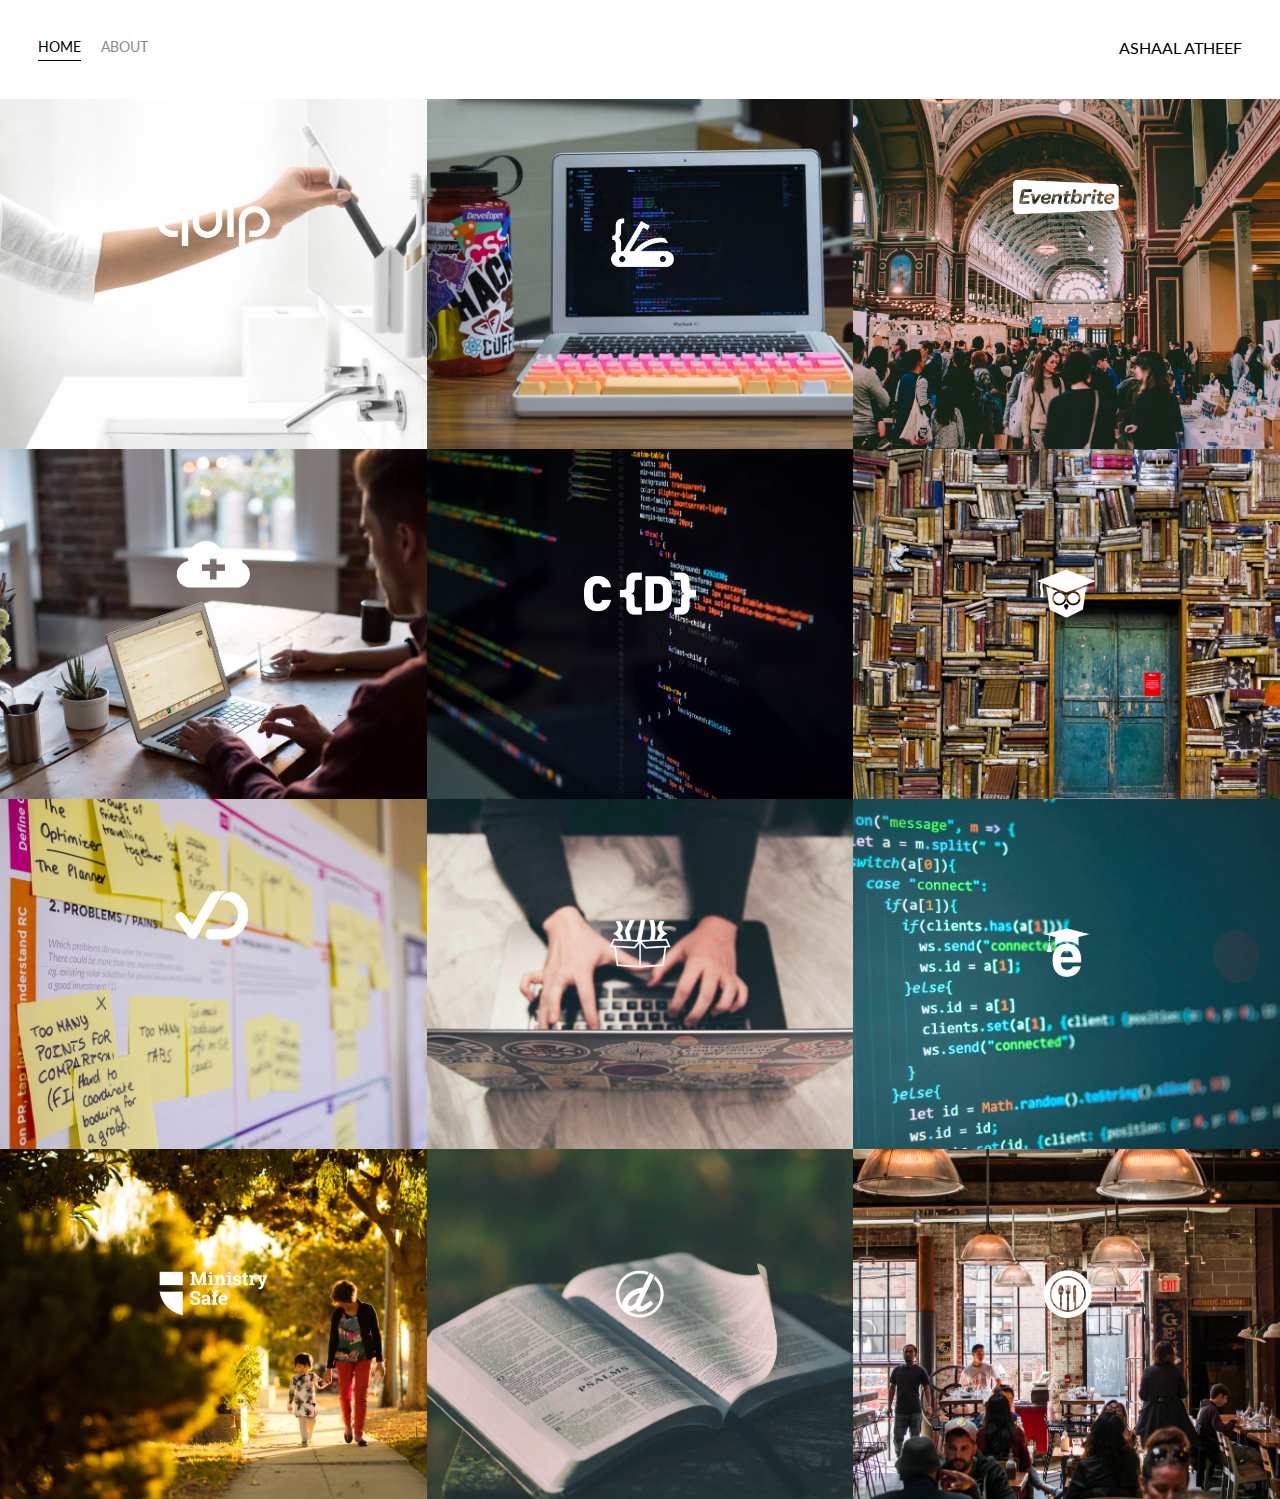
<file: index.html>
<!DOCTYPE html>
<html lang='en'>

<head>
    <meta charset='UTF-8'>
    <title>Brands</title>
    <link href="https://fonts.googleapis.com/css?family=Lato" rel="stylesheet">
    <link rel="stylesheet" href="styles.css">
</head>

<body>
    <div class="container">
        <div class="nav-wrapper">
            <div class="left-side">
                <div class="nav-link-wrapper active-nav-link">
                    <a href="index.html">Home</a>
                </div>

                <div class="nav-link-wrapper">
                    <a href="about.html">About</a>
                </div>
            </div>

            <div class="right-side">
                <div class="brand">
                    ASHAAL ATHEEF
                </div>
            </div>
        </div>

        <div class="content-wrapper">
            <div class="portfolio-items-wrapper">

                <div class="portfolio-item-wrapper">
                    <div class="portfolio-img-background" style="background-image:url(images/portfolio1.jpg)"></div>

                    <div class="img-text-wrapper">
                        <div class="logo-wrapper">
                            <img src="images/logos/quip.png" alt="">
                        </div>

                        <div class="subtitle">I We built the Quip Ecommerce platform, named a Top 25 Invention by Time
                            Magazine in 2016.</div>
                    </div>
                </div>

                <div class="portfolio-item-wrapper">
                    <div class="portfolio-img-background" style="background-image:url(images/portfolio2.jpg)"></div>
                    <div class="img-text-wrapper">
                        <div class="logo-wrapper">
                            <img src="images/logos/devcamp.png" alt="">
                        </div>

                        <div class="subtitle">Coding bootcamp and learning management system.</div>
                    </div>
                </div>

                <div class="portfolio-item-wrapper">
                    <div class="portfolio-img-background" style="background-image:url(images/portfolio3.jpg)"></div>
                    <div class="img-text-wrapper">
                        <div class="logo-wrapper">
                            <img src="images/logos/eventbrite.png" alt="">
                        </div>

                        <div class="subtitle">Eventbrite is the leading event management platform on the web with
                            millions of individuals utilizing their applications
                            to find, register or, and management events in numerous industries.</div>
                    </div>
                </div>

                <div class="portfolio-item-wrapper">
                    <div class="portfolio-img-background" style="background-image:url(images/portfolio4.jpg)"></div>
                    <div class="img-text-wrapper">
                        <div class="logo-wrapper">
                            <img src="images/logos/shop-hacker.png" alt="">
                        </div>

                        <div class="subtitle">Shop Hacker allows you to easily import digital products such as elearning
                            courses, software, and games directly
                            into your ecommerce store.</div>
                    </div>
                </div>

                <div class="portfolio-item-wrapper">
                    <div class="portfolio-img-background" style="background-image:url(images/portfolio5.jpg)"></div>
                    <div class="img-text-wrapper">
                        <div class="logo-wrapper">
                            <img src="images/logos/crondose.png" alt="">
                        </div>

                        <div class="subtitle">Online tutorials and productivity tips.</div>
                    </div>
                </div>

                <div class="portfolio-item-wrapper">
                    <div class="portfolio-img-background" style="background-image:url(images/portfolio6.jpg)"></div>
                    <div class="img-text-wrapper">
                        <div class="logo-wrapper">
                            <img src="images/logos/dailysmarty.png" alt="">
                        </div>

                        <div class="subtitle">Keep track of what you learn every day.</div>
                    </div>
                </div>

                <div class="portfolio-item-wrapper">
                    <div class="portfolio-img-background" style="background-image:url(images/portfolio7.jpg)"></div>
                    <div class="img-text-wrapper">
                        <div class="logo-wrapper">
                            <img src="images/logos/dashtrack.png" alt="">
                        </div>

                        <div class="subtitle">What you track improves. DashTrack is a journal that makes it easy to
                            track your daily tasks and make the most
                            of your time each day.</div>
                    </div>
                </div>

                <div class="portfolio-item-wrapper">
                    <div class="portfolio-img-background" style="background-image:url(images/portfolio8.jpg)"></div>
                    <div class="img-text-wrapper">
                        <div class="logo-wrapper">
                            <img src="images/logos/devtrunk.png" alt="">
                        </div>

                        <div class="subtitle">Online shop for developer happiness.</div>
                    </div>
                </div>

                <div class="portfolio-item-wrapper">
                    <div class="portfolio-img-background" style="background-image:url(images/portfolio9.jpg)"></div>
                    <div class="img-text-wrapper">
                        <div class="logo-wrapper">
                            <img src="images/logos/edutechional.png" alt="">
                        </div>

                        <div class="subtitle">Online technology tutorials.</div>
                    </div>
                </div>

                <div class="portfolio-item-wrapper">
                    <div class="portfolio-img-background" style="background-image:url(images/portfolio10.jpg)"></div>
                    <div class="img-text-wrapper">
                        <div class="logo-wrapper">
                            <img src="images/logos/ministry-safe.png" alt="">
                        </div>

                        <div class="subtitle">A complete child safety system for organizations.</div>
                    </div>
                </div>

                <div class="portfolio-item-wrapper">
                    <div class="portfolio-img-background" style="background-image:url(images/portfolio11.jpg)"></div>
                    <div class="img-text-wrapper">
                        <div class="logo-wrapper">
                            <img src="images/logos/open-devos.png" alt="">
                        </div>

                        <div class="subtitle">Publish and share daily devotionals.</div>
                    </div>
                </div>

                <div class="portfolio-item-wrapper">
                    <div class="portfolio-img-background" style="background-image:url(images/portfolio12.jpg)"></div>
                    <div class="img-text-wrapper">
                        <div class="logo-wrapper">
                            <img src="images/logos/toastability.png" alt="">
                        </div>

                        <div class="subtitle">Easy way to manage the digital life of your bar or restaurant.</div>
                    </div>
                </div>

            </div>
        </div>
    </div>

</body>

<script>
    const portfolioItems = document.querySelectorAll('.portfolio-item-wrapper');

    portfolioItems.forEach(portfolioItem => {
        portfolioItem.addEventListener('mouseover', () => {
            console.log(portfolioItem.childNodes[1].classList)
            portfolioItem.childNodes[1].classList.add('image-blur');
        });

        portfolioItem.addEventListener('mouseout', () => {
            console.log(portfolioItem.childNodes[1].classList)
            portfolioItem.childNodes[1].classList.remove('image-blur');
        });
    });

</script>

</html>
</file>
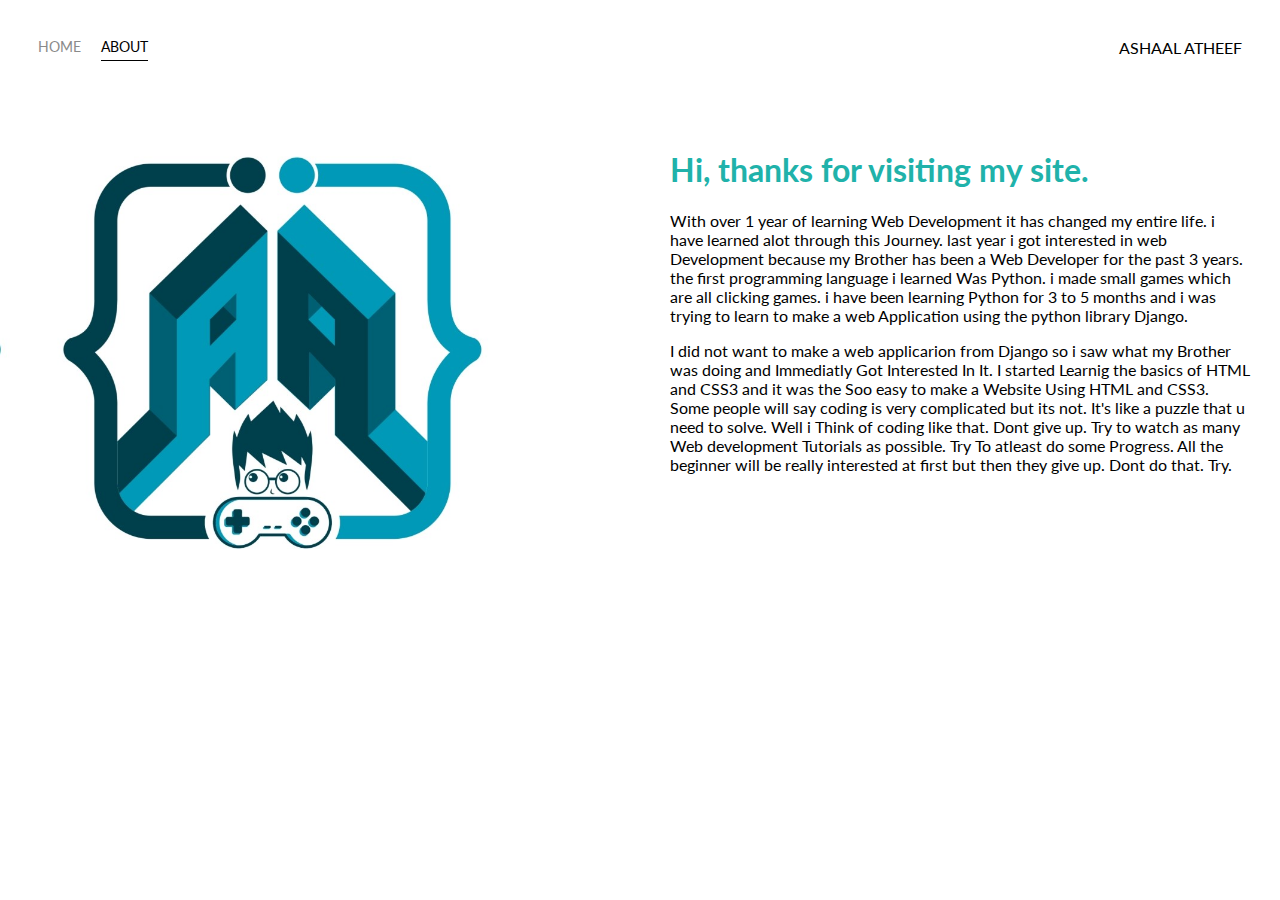
<file: about.html>
<!DOCTYPE html>
<html lang='en'>

<head>
  <meta charset='UTF-8'>
  <title>Portfolio Homepage</title>
  <link href="https://fonts.googleapis.com/css?family=Lato" rel="stylesheet">
  <link rel="stylesheet" href="styles.css">
</head>

<body>
  <div class="container">
    <div class="nav-wrapper">
      <div class="left-side">
        <div class="nav-link-wrapper">
          <a href="index.html">Home</a>
        </div>

        <div class="nav-link-wrapper active-nav-link">
          <a href="about.html">About</a>
        </div>
      </div>

      <div class="right-side">
        <div class="brand">
          ASHAAL ATHEEF
        </div>
      </div>
    </div>

    <div class="content-wrapper">
      <div class="two-column-wrapper">
        <div class="profile-image-wrapper">
          <img src="images/MY LOGO.jpg" alt="">
        </div>

        <div class="profile-content-wrapper">
          <h1>Hi, thanks for visiting my site.</h1>
          <p>With over 1 year of learning Web Development it has changed my entire life. i have learned alot through
            this Journey.
            last year i got interested in web Development because my Brother has been a Web Developer for the past 3
            years. the first programming language i learned Was Python.
            i made small games which are all clicking games. i have been learning Python for 3 to 5 months and i was
            trying to learn to make a web Application using the python library
            Django.
          </p>

          <p>I did not want to make a web applicarion from Django so i saw what my Brother was doing and Immediatly Got
            Interested In It. I started Learnig the basics of HTML and CSS3 and
            it was the Soo easy to make a Website Using HTML and CSS3. Some people will say coding is very complicated
            but its not. It's like a puzzle that u need to solve. Well i Think of coding like that.
            Dont give up. Try to watch as many Web development Tutorials as possible. Try To atleast do some Progress.
            All the beginner will be really interested at first but then
            they give up. Dont do that. Try.</p>
        </div>
      </div>
    </div>
  </div>

</body>

</html>
</file>
<file: styles.css>
body {
  font-family: "Lato", sans-serif;
  margin: 0px;
}

.container {
  display: grid;
  grid-template-columns: 1fr;
}

.nav-wrapper {
  display: flex;
  justify-content: space-between;
  padding: 38px;
}

.left-side {
  display: flex;
}

.nav-wrapper > .left-side > div {
  margin-right: 20px;
  text-transform: uppercase;
  font-size: 0.9rem;
}

.nav-link-wrapper {
  height: 22px;
  border-bottom: 1px solid transparent;
  transition: border-bottom 0.5s;
}

.active-nav-link {
  border-bottom: 1px solid black;
}

.active-nav-link a {
  color: black !important;
}

.nav-link-wrapper a {
  color: #8a8a8a;
  text-decoration: none;
  transition: color 0.5s;
}

.nav-link-wrapper:hover {
  border-bottom: 1px solid black;
}

.nav-link-wrapper a:hover {
  color: black;
}

.portfolio-items-wrapper {
  display: grid;
  grid-template-columns: 1fr 1fr 1fr;
}

.portfolio-item-wrapper {
  position: relative;
}

.portfolio-img-background {
  background-size: cover;
  background-position: center;
  background-repeat: no-repeat;
  height: 350px;
  width: 100%;
}

.img-text-wrapper {
  position: absolute;
  top: 0;
  display: flex;
  flex-direction: column;
  justify-content: center;
  align-items: center;
  height: 100%;
  text-align: center;
  padding-left: 100px;
  padding-right: 100px;
}

.img-text-wrapper .subtitle {
  transition: 1s;
  color: transparent;
}

.image-blur {
  transition: 1s;
  filter: brightness(20%);
}

.img-text-wrapper:hover .subtitle {
  color: lightseagreen;
  font-weight: 600;
}

.logo-wrapper img {
  width: 50%;
  margin-bottom: 20px;
}

.two-column-wrapper {
  display: grid;
  grid-template-columns: 1fr 1fr;
}

.profile-image-wrapper img {
  width: 80%;
}

.profile-content-wrapper {
  padding: 30px;
}

.profile-content-wrapper h1 {
  color: lightseagreen;
}
</file>
